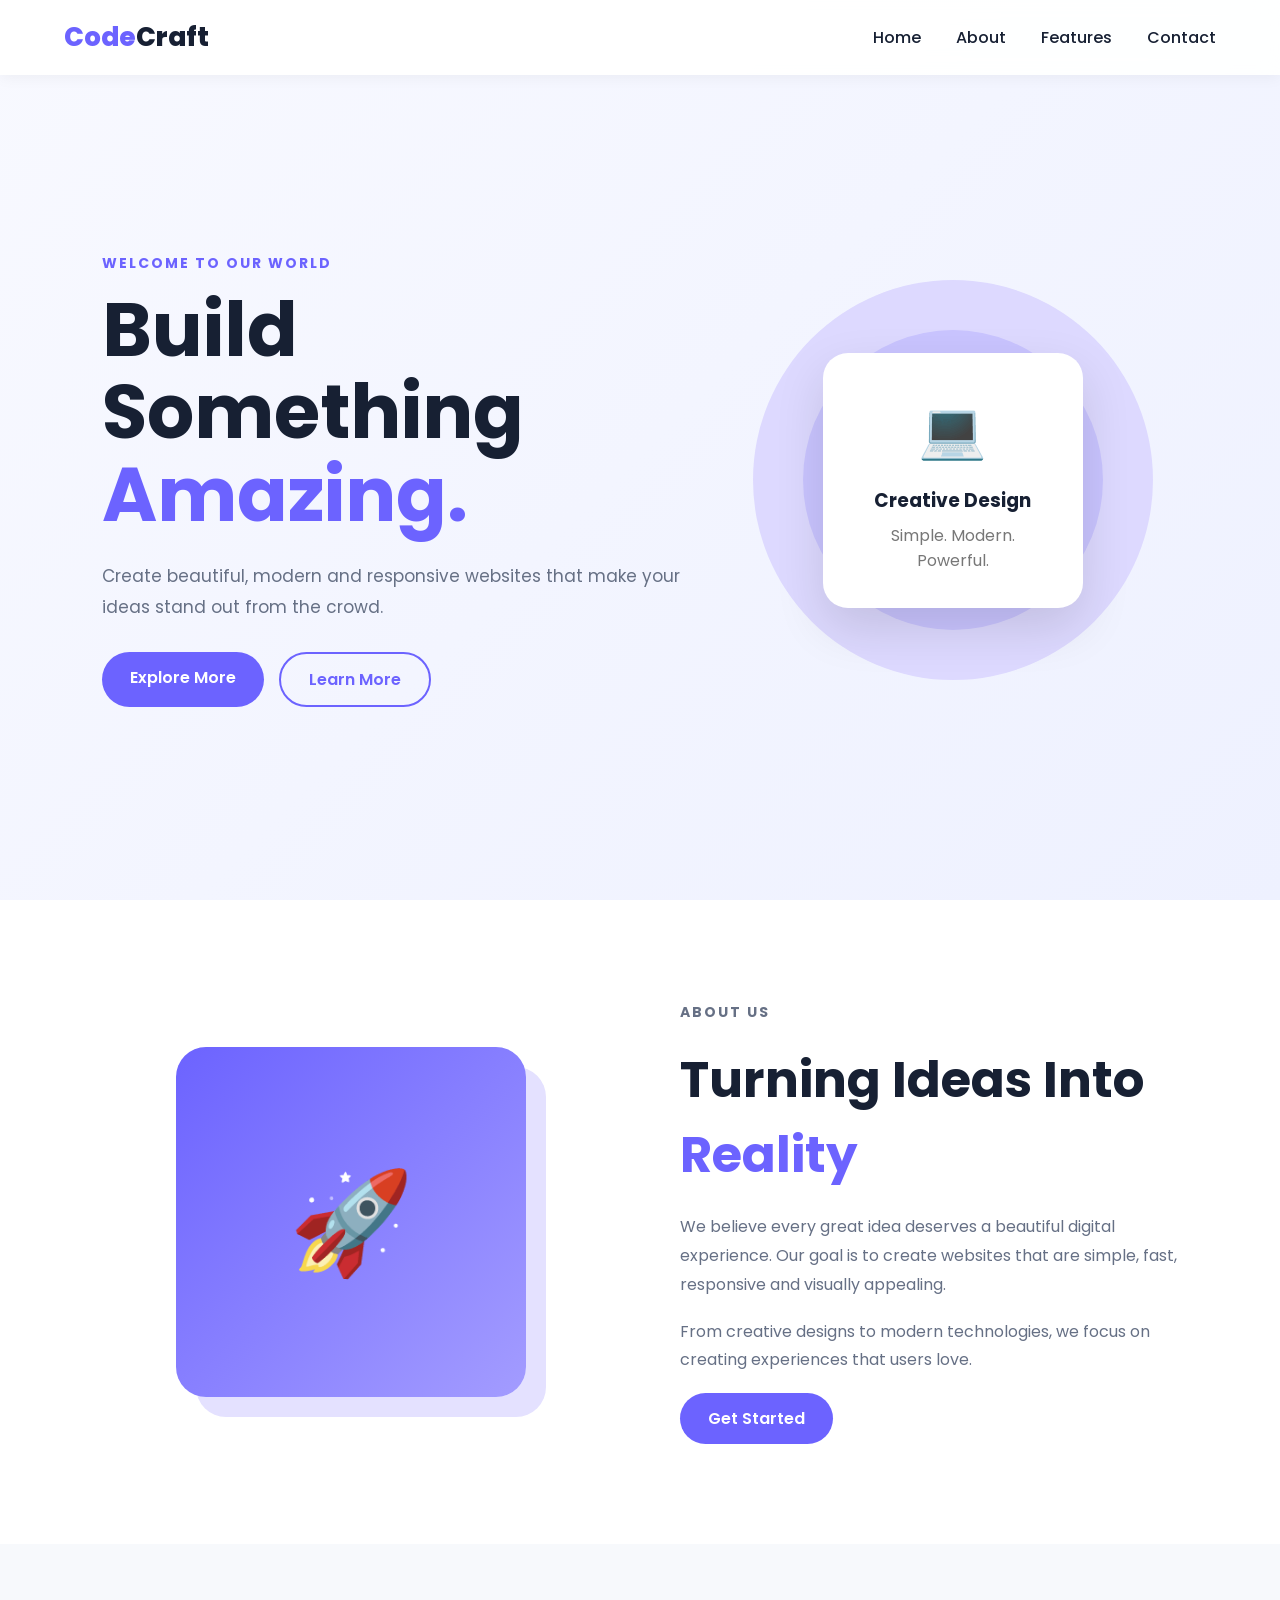
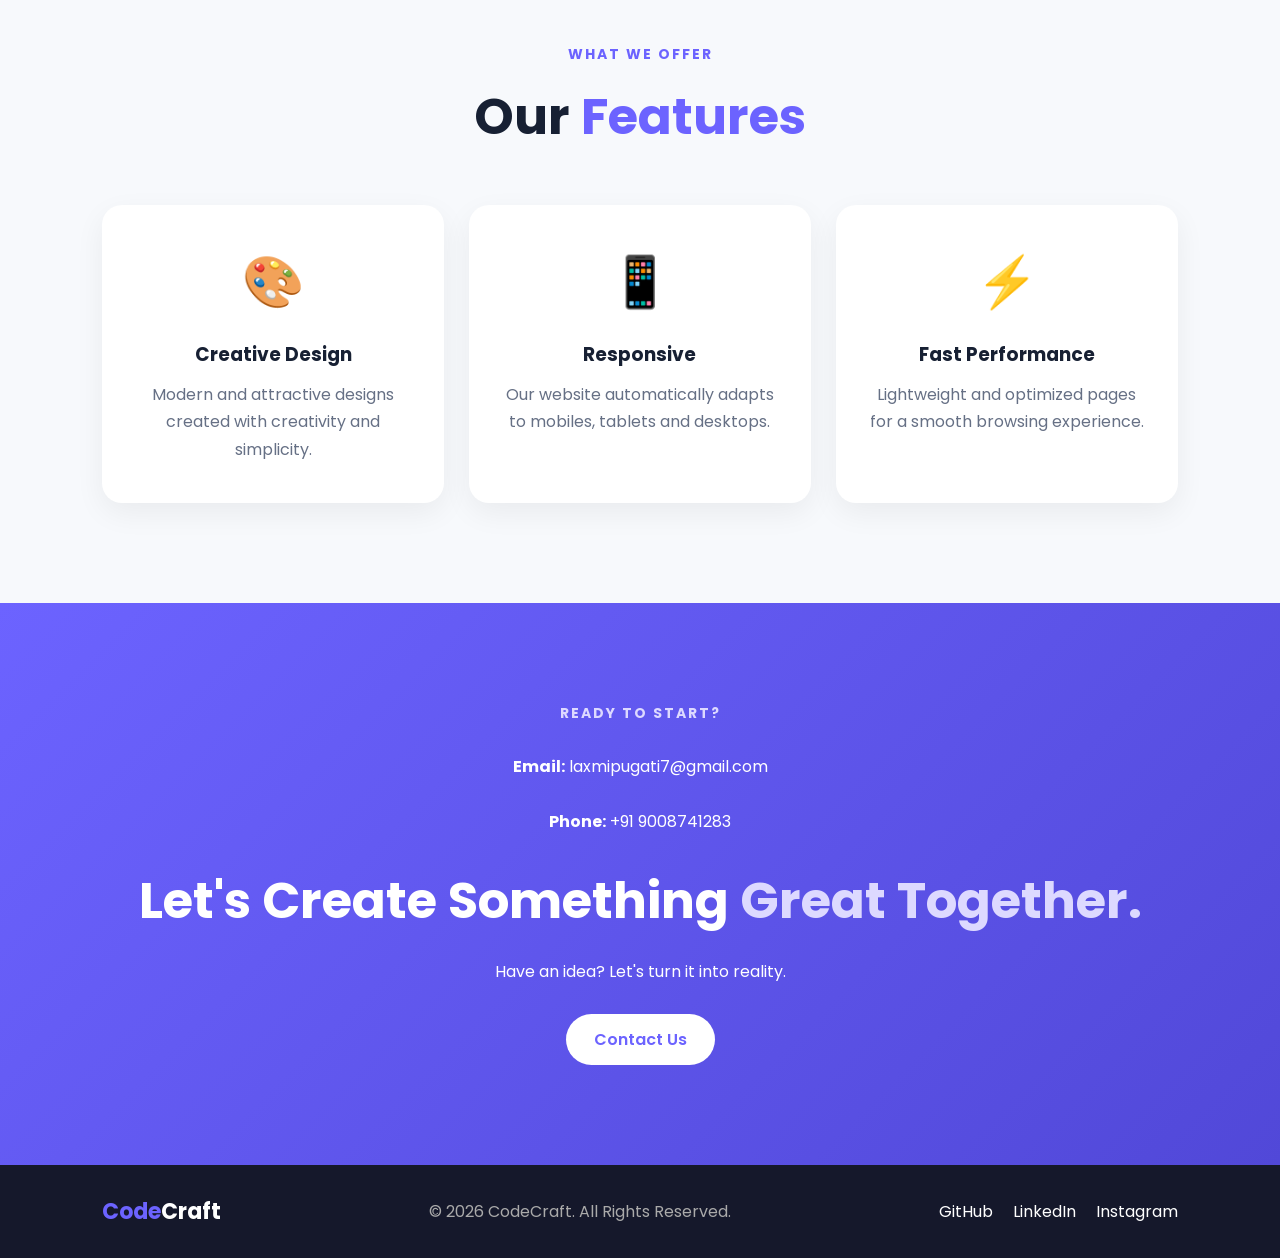
<file: codesoft (task 2)/index.html>
<!DOCTYPE html>
<html lang="en">

<head>
    <meta charset="UTF-8">
    <meta name="viewport" content="width=device-width, initial-scale=1.0">

    <title>Creative Landing Page</title>

    <link rel="stylesheet" href="style.css">

    <!-- Google Font -->
    <link href="https://fonts.googleapis.com/css2?family=Poppins:wght@300;400;500;600;700;800&display=swap"
        rel="stylesheet">
</head>

<body>

    <!-- NAVBAR -->
    <header>
        <nav class="navbar">

            <div class="logo">
                <span>Code</span>Craft
            </div>

            <ul class="nav-links" id="navLinks">
                <li><a href="#home">Home</a></li>
                <li><a href="#about">About</a></li>
                <li><a href="#features">Features</a></li>
                <li><a href="#contact">Contact</a></li>
            </ul>

            <div class="menu-btn" onclick="toggleMenu()">
                ☰
            </div>

        </nav>
    </header>


    <!-- HERO SECTION -->
    <section class="hero" id="home">

        <div class="hero-content">

            <p class="small-title">WELCOME TO OUR WORLD</p>

            <h1>
                Build Something
                <span>Amazing.</span>
            </h1>

            <p class="hero-text">
                Create beautiful, modern and responsive websites
                that make your ideas stand out from the crowd.
            </p>

            <div class="hero-buttons">
                <a href="#features" class="btn primary-btn">Explore More</a>
                <a href="#about" class="btn secondary-btn">Learn More</a>
            </div>

        </div>

        <div class="hero-shape">
            <div class="circle circle1"></div>
            <div class="circle circle2"></div>

            <div class="floating-card">
                <div class="card-icon">💻</div>
                <h3>Creative Design</h3>
                <p>Simple. Modern. Powerful.</p>
            </div>
        </div>

    </section>


    <!-- ABOUT SECTION -->
    <section class="about" id="about">

        <div class="about-image">
            <div class="image-box">
                <span>🚀</span>
            </div>
        </div>

        <div class="about-content">

            <p class="section-label">ABOUT US</p>

            <h2>
                Turning Ideas Into
                <span>Reality</span>
            </h2>

            <p>
                We believe every great idea deserves a beautiful
                digital experience. Our goal is to create websites
                that are simple, fast, responsive and visually
                appealing.
            </p>

            <p>
                From creative designs to modern technologies,
                we focus on creating experiences that users love.
            </p>

            <a href="#contact" class="btn primary-btn">Get Started</a>

        </div>

    </section>


    <!-- FEATURES -->
    <section class="features" id="features">

        <p class="section-label">WHAT WE OFFER</p>

        <h2>Our <span>Features</span></h2>

        <div class="feature-container">

            <div class="feature-card">
                <div class="feature-icon">🎨</div>
                <h3>Creative Design</h3>
                <p>
                    Modern and attractive designs created
                    with creativity and simplicity.
                </p>
            </div>

            <div class="feature-card">
                <div class="feature-icon">📱</div>
                <h3>Responsive</h3>
                <p>
                    Our website automatically adapts to
                    mobiles, tablets and desktops.
                </p>
            </div>

            <div class="feature-card">
                <div class="feature-icon">⚡</div>
                <h3>Fast Performance</h3>
                <p>
                    Lightweight and optimized pages for
                    a smooth browsing experience.
                </p>
            </div>

        </div>

    </section>


    <!-- CALL TO ACTION -->
    <section class="cta" id="contact">

        <div class="cta-content">

            <p class="section-label">READY TO START?</p>
            <div class="contact-info">
    <p><strong>Email:</strong> laxmipugati7@gmail.com</p>
    <p><strong>Phone:</strong> +91 9008741283</p>
</div>

            <h2>
                Let's Create Something
                <span>Great Together.</span>
            </h2>

            <p>
                Have an idea? Let's turn it into reality.
            </p>

            <a href="laxmipugati7@gmail.com" class="btn white-btn">
                Contact Us
            </a>

        </div>
        

    </section>


    <!-- FOOTER -->
    <footer>

        <div class="footer-logo">
            <span>Code</span>Craft
        </div>

        <p>
            © 2026 CodeCraft. All Rights Reserved.
        </p>

        <div class="social-links">
            <a href="#">GitHub</a>
            <a href="#">LinkedIn</a>
            <a href="#">Instagram</a>
        </div>

    </footer>


    <script src="script.js"></script>

</body>

</html>
</file>
<file: codesoft (task 2)/style.css>
* {
    margin: 0;
    padding: 0;
    box-sizing: border-box;
}

html {
    scroll-behavior: smooth;
}

body {
    font-family: 'Poppins', sans-serif;
    background: #f7f9fc;
    color: #172033;
}


/* ================= NAVBAR ================= */

header {
    width: 100%;
    position: fixed;
    top: 0;
    left: 0;
    z-index: 1000;
    background: rgba(255, 255, 255, 0.92);
    backdrop-filter: blur(10px);
    box-shadow: 0 2px 15px rgba(0, 0, 0, 0.05);
}

.navbar {
    width: 90%;
    max-width: 1200px;
    margin: auto;

    height: 75px;

    display: flex;
    justify-content: space-between;
    align-items: center;
}

.logo {
    font-size: 26px;
    font-weight: 800;
}

.logo span,
.footer-logo span {
    color: #6c63ff;
}

.nav-links {
    display: flex;
    list-style: none;
    gap: 35px;
}

.nav-links a {
    text-decoration: none;
    color: #172033;
    font-weight: 500;
    transition: 0.3s;
}

.nav-links a:hover {
    color: #6c63ff;
}

.menu-btn {
    display: none;
    font-size: 28px;
    cursor: pointer;
}


/* ================= HERO ================= */

.hero {
    min-height: 100vh;
    padding: 120px 8% 60px;

    display: flex;
    align-items: center;
    justify-content: space-between;

    overflow: hidden;

    background: linear-gradient(
        135deg,
        #f8f9ff,
        #eef1ff
    );
}

.hero-content {
    max-width: 600px;
    animation: slideLeft 1s ease;
}

.small-title,
.section-label {
    color: #6c63ff;
    font-size: 14px;
    font-weight: 700;
    letter-spacing: 2px;
    margin-bottom: 15px;
}

.hero h1 {
    font-size: clamp(45px, 6vw, 75px);
    line-height: 1.1;
    margin-bottom: 25px;
}

.hero h1 span {
    color: #6c63ff;
}

.hero-text {
    font-size: 17px;
    color: #667085;
    line-height: 1.8;
    margin-bottom: 30px;
}

.hero-buttons {
    display: flex;
    gap: 15px;
    flex-wrap: wrap;
}

.btn {
    display: inline-block;
    padding: 13px 28px;
    border-radius: 30px;
    text-decoration: none;
    font-weight: 600;
    transition: 0.3s;
}

.primary-btn {
    background: #6c63ff;
    color: white;
}

.primary-btn:hover {
    transform: translateY(-4px);
    box-shadow: 0 10px 25px rgba(108, 99, 255, 0.3);
}

.secondary-btn {
    border: 2px solid #6c63ff;
    color: #6c63ff;
}

.secondary-btn:hover {
    background: #6c63ff;
    color: white;
}


/* HERO ANIMATION */

.hero-shape {
    width: 450px;
    height: 450px;
    position: relative;

    display: flex;
    justify-content: center;
    align-items: center;
}

.circle {
    position: absolute;
    border-radius: 50%;
}

.circle1 {
    width: 400px;
    height: 400px;
    background: #ddd9ff;
    animation: rotate 10s linear infinite;
}

.circle2 {
    width: 300px;
    height: 300px;
    background: #c9c4ff;
    animation: pulse 3s ease-in-out infinite;
}

.floating-card {
    position: relative;
    z-index: 2;

    width: 260px;
    padding: 35px;

    text-align: center;

    background: white;
    border-radius: 25px;

    box-shadow: 0 20px 50px rgba(0, 0, 0, 0.12);

    animation: floating 3s ease-in-out infinite;
}

.card-icon {
    font-size: 55px;
    margin-bottom: 15px;
}

.floating-card h3 {
    margin-bottom: 8px;
}

.floating-card p {
    color: #777;
}


/* ================= ABOUT ================= */

.about {
    padding: 100px 8%;

    display: flex;
    align-items: center;
    gap: 80px;

    background: white;
}

.about-image,
.about-content {
    flex: 1;
}

.image-box {
    width: 350px;
    height: 350px;

    margin: auto;

    border-radius: 30px;

    display: flex;
    align-items: center;
    justify-content: center;

    font-size: 100px;

    background: linear-gradient(
        135deg,
        #6c63ff,
        #a39cff
    );

    box-shadow: 20px 20px 0 #e4e1ff;

    animation: floating 4s ease-in-out infinite;
}

.about-content h2,
.features h2,
.cta h2 {
    font-size: clamp(35px, 5vw, 50px);
    margin-bottom: 20px;
}

.about-content h2 span,
.features h2 span,
.cta h2 span {
    color: #6c63ff;
}

.about-content p {
    color: #667085;
    line-height: 1.8;
    margin-bottom: 18px;
}


/* ================= FEATURES ================= */

.features {
    padding: 100px 8%;
    text-align: center;
}

.feature-container {
    max-width: 1100px;
    margin: 50px auto 0;

    display: grid;
    grid-template-columns: repeat(3, 1fr);
    gap: 25px;
}

.feature-card {
    background: white;
    padding: 40px 30px;

    border-radius: 20px;

    box-shadow: 0 10px 30px rgba(0, 0, 0, 0.06);

    transition: 0.4s;
}

.feature-card:hover {
    transform: translateY(-12px);
    box-shadow: 0 20px 40px rgba(108, 99, 255, 0.15);
}

.feature-icon {
    font-size: 50px;
    margin-bottom: 20px;
}

.feature-card h3 {
    margin-bottom: 12px;
}

.feature-card p {
    color: #667085;
    line-height: 1.7;
}


/* ================= CTA ================= */

.cta {
    padding: 100px 8%;
    text-align: center;

    background: linear-gradient(
        135deg,
        #6c63ff,
        #5148d8
    );

    color: white;
}

.cta .section-label {
    color: #ddd9ff;
}

.cta h2 span {
    color: #ddd9ff;
}

.cta p {
    margin-bottom: 30px;
}

.white-btn {
    background: white;
    color: #6c63ff;
}

.white-btn:hover {
    transform: translateY(-4px);
}


/* ================= FOOTER ================= */

footer {
    padding: 30px 8%;

    background: #15182b;
    color: white;

    display: flex;
    justify-content: space-between;
    align-items: center;

    flex-wrap: wrap;
    gap: 20px;
}

.footer-logo {
    font-size: 22px;
    font-weight: 700;
}

footer p {
    color: #aaa;
}

.social-links {
    display: flex;
    gap: 20px;
}

.social-links a {
    color: white;
    text-decoration: none;
}

.social-links a:hover {
    color: #8d86ff;
}


/* ================= ANIMATIONS ================= */

@keyframes floating {

    0%,
    100% {
        transform: translateY(0);
    }

    50% {
        transform: translateY(-15px);
    }
}

@keyframes pulse {

    0%,
    100% {
        transform: scale(1);
    }

    50% {
        transform: scale(1.08);
    }
}

@keyframes rotate {
    from {
        transform: rotate(0deg);
    }

    to {
        transform: rotate(360deg);
    }
}

@keyframes slideLeft {
    from {
        opacity: 0;
        transform: translateX(-60px);
    }

    to {
        opacity: 1;
        transform: translateX(0);
    }
}


/* ================= RESPONSIVE ================= */

@media (max-width: 850px) {

    .nav-links {
        position: absolute;

        top: 75px;
        right: -100%;

        width: 100%;

        padding: 25px;

        background: white;

        flex-direction: column;
        align-items: center;

        transition: 0.4s;
    }

    .nav-links.active {
        right: 0;
    }

    .menu-btn {
        display: block;
    }

    .hero {
        flex-direction: column;
        text-align: center;
        padding-top: 130px;
    }

    .hero-buttons {
        justify-content: center;
    }

    .hero-shape {
        width: 350px;
        height: 350px;
        margin-top: 50px;
    }

    .circle1 {
        width: 320px;
        height: 320px;
    }

    .circle2 {
        width: 240px;
        height: 240px;
    }

    .about {
        flex-direction: column;
        text-align: center;
    }

    .feature-container {
        grid-template-columns: 1fr;
    }

    footer {
        flex-direction: column;
        text-align: center;
    }
}


@media (max-width: 500px) {

    .hero {
        padding-left: 5%;
        padding-right: 5%;
    }

    .hero h1 {
        font-size: 42px;
    }

    .hero-shape {
        transform: scale(0.8);
    }

    .image-box {
        width: 280px;
        height: 280px;
    }

    .about,
    .features {
        padding-left: 5%;
        padding-right: 5%;
    }
}
</file>
